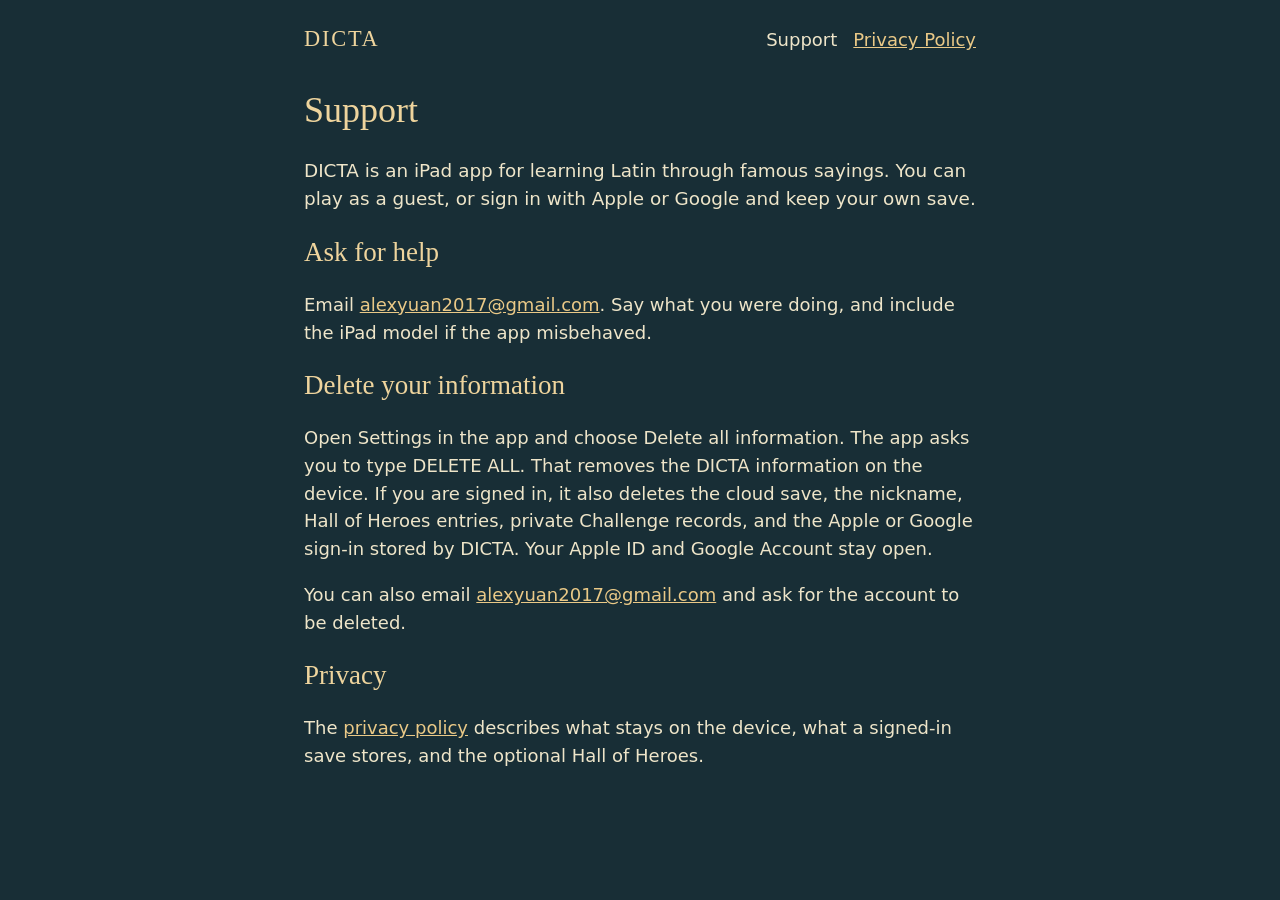
<file: index.html>
<!doctype html>
<html lang="en">
<head>
<meta charset="utf-8">
<meta name="viewport" content="width=device-width, initial-scale=1">
<title>DICTA Support</title>
<link rel="stylesheet" href="site.css">
</head>
<body>
<header>
  <p class="brand">DICTA</p>
  <nav>
    <a href="./" aria-current="page">Support</a>
    <a href="privacy/">Privacy Policy</a>
  </nav>
</header>
<main>
  <h1>Support</h1>
  <p class="lede">DICTA is an iPad app for learning Latin through famous sayings. You can play as a guest, or sign in with Apple or Google and keep your own save.</p>

  <h2>Ask for help</h2>
  <p>Email <a href="mailto:alexyuan2017@gmail.com">alexyuan2017@gmail.com</a>. Say what you were doing, and include the iPad model if the app misbehaved.</p>

  <h2>Delete your information</h2>
  <p>Open Settings in the app and choose Delete all information. The app asks you to type DELETE ALL. That removes the DICTA information on the device. If you are signed in, it also deletes the cloud save, the nickname, Hall of Heroes entries, private Challenge records, and the Apple or Google sign-in stored by DICTA. Your Apple ID and Google Account stay open.</p>
  <p>You can also email <a href="mailto:alexyuan2017@gmail.com">alexyuan2017@gmail.com</a> and ask for the account to be deleted.</p>

  <h2>Privacy</h2>
  <p>The <a href="privacy/">privacy policy</a> describes what stays on the device, what a signed-in save stores, and the optional Hall of Heroes.</p>
</main>
</body>
</html>
</file>
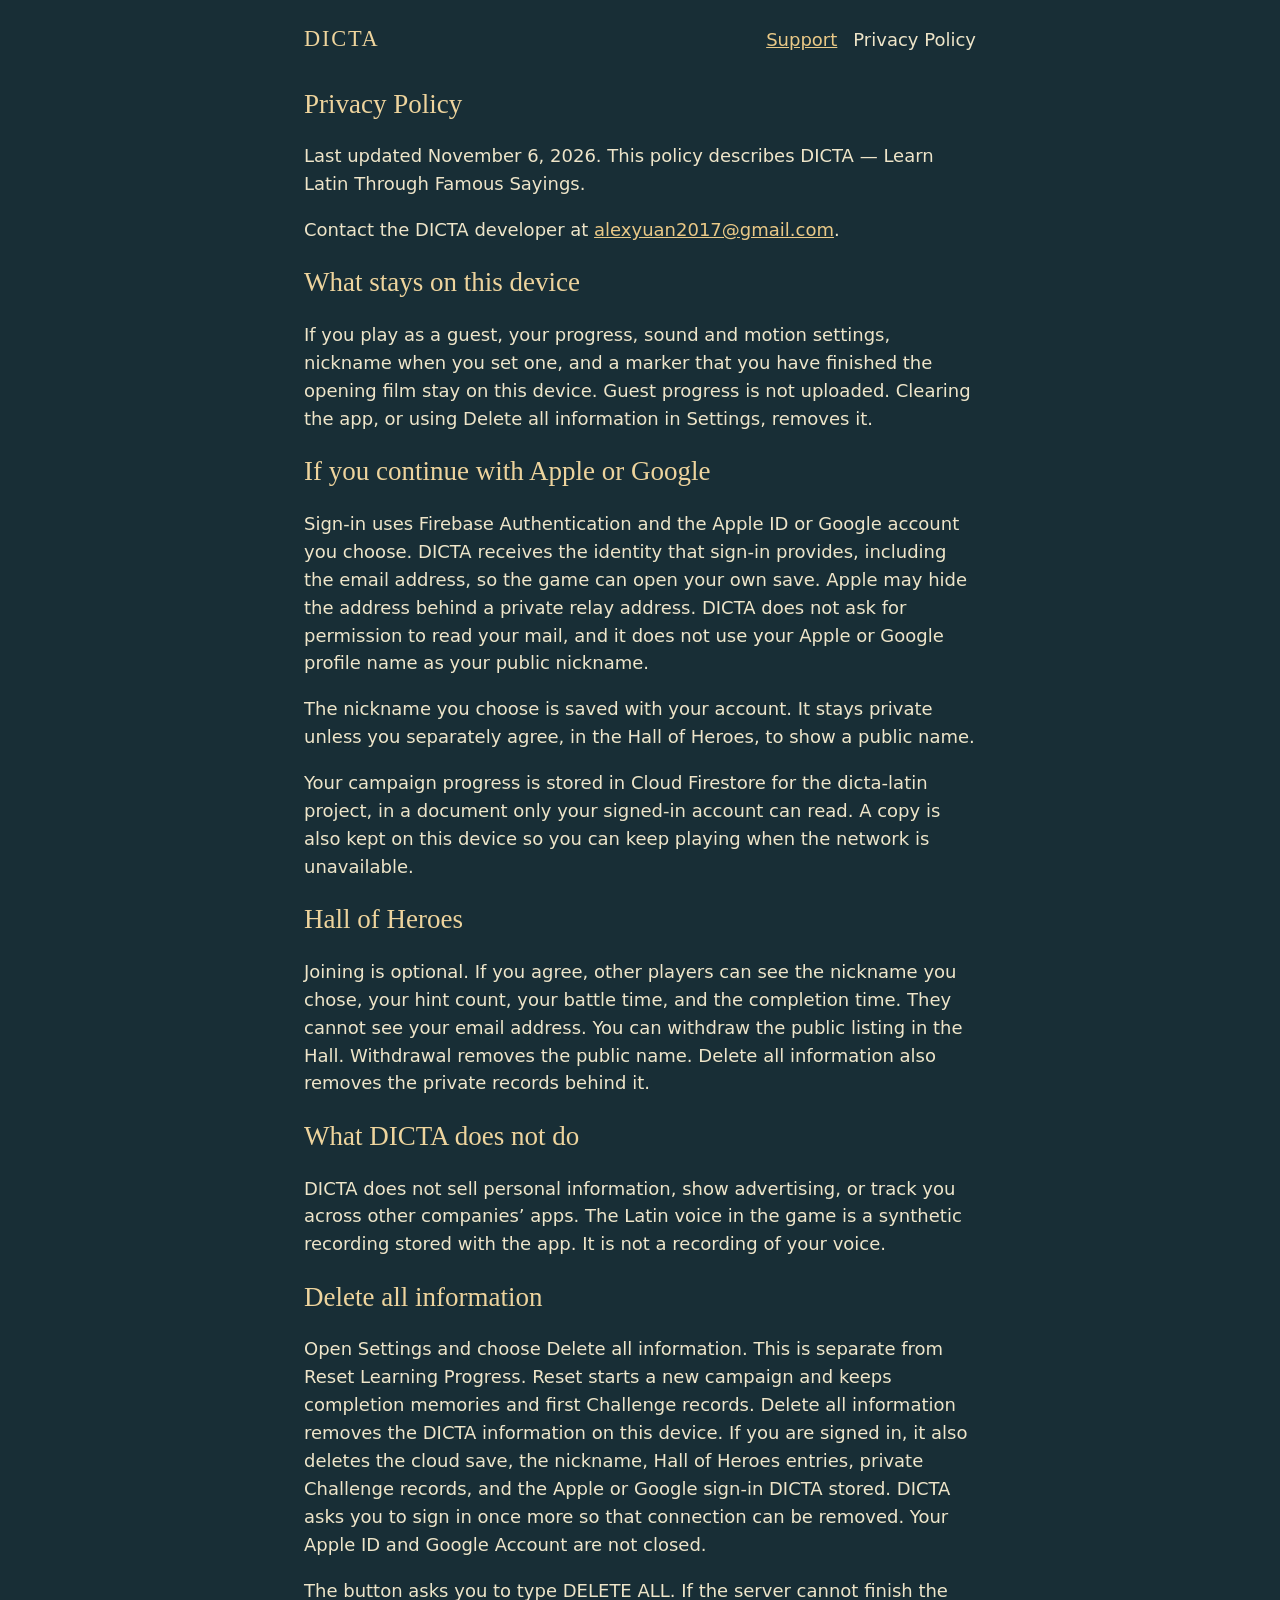
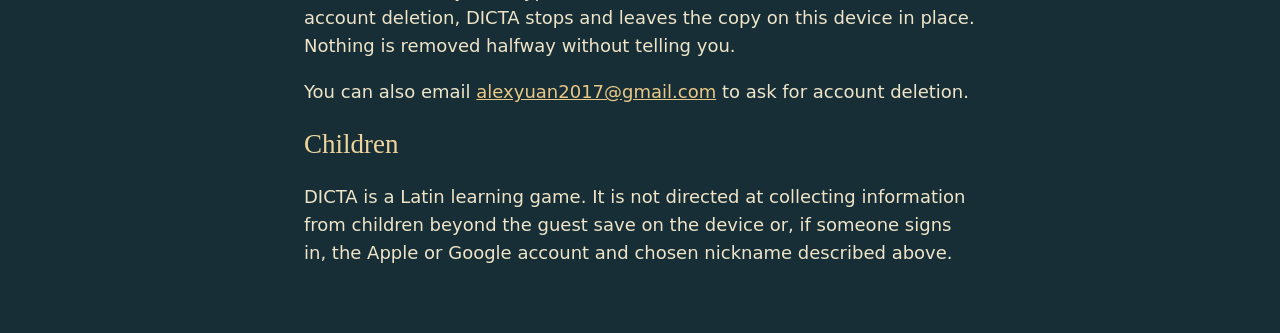
<file: privacy/index.html>
<!doctype html>
<html lang="en">
<head>
<meta charset="utf-8">
<meta name="viewport" content="width=device-width, initial-scale=1">
<title>DICTA Privacy Policy</title>
<link rel="stylesheet" href="../site.css">
</head>
<body>
<header>
  <p class="brand">DICTA</p>
  <nav>
    <a href="../">Support</a>
    <a href="./" aria-current="page">Privacy Policy</a>
  </nav>
</header>
<main>
<article>
<h1>Privacy Policy</h1>
<p>Last updated November 6, 2026. This policy describes DICTA — Learn Latin Through Famous Sayings.</p>
<p>Contact the DICTA developer at <a href="mailto:alexyuan2017@gmail.com">alexyuan2017@gmail.com</a>.</p>

<h2>What stays on this device</h2>
<p>If you play as a guest, your progress, sound and motion settings, nickname when you set one, and a marker that you have finished the opening film stay on this device. Guest progress is not uploaded. Clearing the app, or using Delete all information in Settings, removes it.</p>

<h2>If you continue with Apple or Google</h2>
<p>Sign-in uses Firebase Authentication and the Apple ID or Google account you choose. DICTA receives the identity that sign-in provides, including the email address, so the game can open your own save. Apple may hide the address behind a private relay address. DICTA does not ask for permission to read your mail, and it does not use your Apple or Google profile name as your public nickname.</p>
<p>The nickname you choose is saved with your account. It stays private unless you separately agree, in the Hall of Heroes, to show a public name.</p>
<p>Your campaign progress is stored in Cloud Firestore for the dicta-latin project, in a document only your signed-in account can read. A copy is also kept on this device so you can keep playing when the network is unavailable.</p>

<h2>Hall of Heroes</h2>
<p>Joining is optional. If you agree, other players can see the nickname you chose, your hint count, your battle time, and the completion time. They cannot see your email address. You can withdraw the public listing in the Hall. Withdrawal removes the public name. Delete all information also removes the private records behind it.</p>

<h2>What DICTA does not do</h2>
<p>DICTA does not sell personal information, show advertising, or track you across other companies’ apps. The Latin voice in the game is a synthetic recording stored with the app. It is not a recording of your voice.</p>

<h2>Delete all information</h2>
<p>Open Settings and choose Delete all information. This is separate from Reset Learning Progress. Reset starts a new campaign and keeps completion memories and first Challenge records. Delete all information removes the DICTA information on this device. If you are signed in, it also deletes the cloud save, the nickname, Hall of Heroes entries, private Challenge records, and the Apple or Google sign-in DICTA stored. DICTA asks you to sign in once more so that connection can be removed. Your Apple ID and Google Account are not closed.</p>
<p>The button asks you to type DELETE ALL. If the server cannot finish the account deletion, DICTA stops and leaves the copy on this device in place. Nothing is removed halfway without telling you.</p>
<p>You can also email <a href="mailto:alexyuan2017@gmail.com">alexyuan2017@gmail.com</a> to ask for account deletion.</p>

<h2>Children</h2>
<p>DICTA is a Latin learning game. It is not directed at collecting information from children beyond the guest save on the device or, if someone signs in, the Apple or Google account and chosen nickname described above.</p>
</article>
</main>
</body>
</html>
</file>
<file: site.css>
:root { color-scheme: dark; }
body {
  margin: 0;
  background: #182e36;
  color: #eee5c9;
  font: 18px/1.55 system-ui, sans-serif;
}
header, main { max-width: 42rem; margin: auto; }
header {
  display: flex;
  justify-content: space-between;
  align-items: baseline;
  gap: 1rem;
  padding: 1.4rem 1.25rem 0;
}
.brand {
  margin: 0;
  font-family: Georgia, serif;
  font-size: 1.4rem;
  letter-spacing: 0.08em;
  color: #eed49d;
}
nav { display: flex; gap: 1rem; }
a { color: #eac987; }
nav a[aria-current="page"] { color: #eee5c9; text-decoration: none; }
main { padding: 0.5rem 1.25rem 3rem; }
h1, h2 {
  font-family: Georgia, serif;
  font-weight: normal;
  color: #eed49d;
  line-height: 1.2;
}
.lede { font-size: 1.15rem; }
</file>
